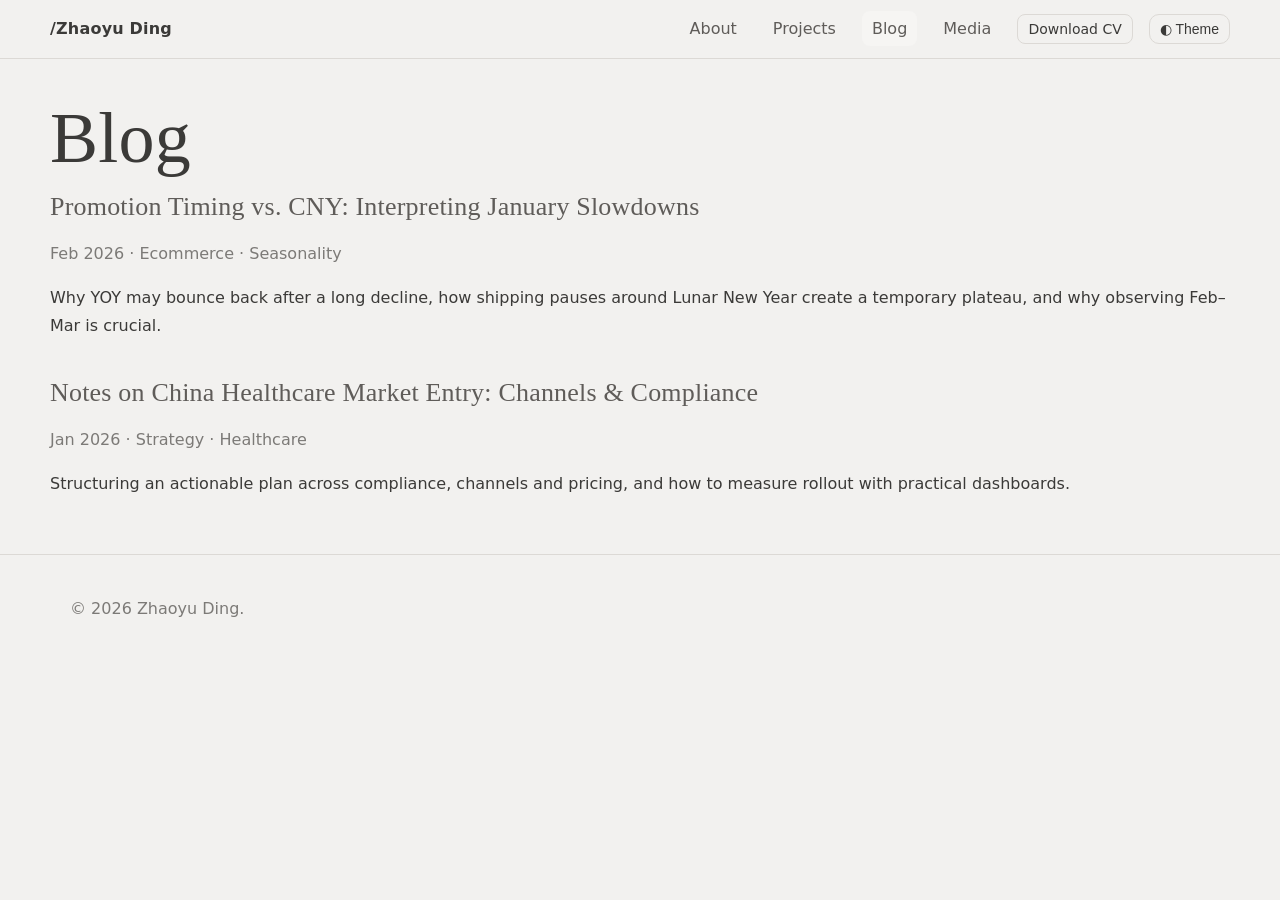
<file: blog.html>
<!doctype html>
<html lang="en">
<head>
  <meta charset="utf-8" />
  <meta name="viewport" content="width=device-width, initial-scale=1" />
  <title>Blog | Zhaoyu Ding</title>
  <link rel="icon" href="assets/favicon.svg" type="image/svg+xml" />
  <link rel="stylesheet" href="style.css">
</head>
<body>
  <header class="site-header">
    <nav class="nav container">
      <a class="logo" href="index.html">/Zhaoyu Ding</a>
      <button class="menu-toggle" aria-label="open menu" aria-expanded="false">☰</button>
      <ul class="nav-links">
        <li><a href="index.html#about">About</a></li>
        <li><a href="index.html#projects">Projects</a></li>
        <li><a class="active" href="blog.html">Blog</a></li>
        <li><a href="media.html">Media</a></li>
        <li><a class="btn small" href="assets/cv.pdf" download>Download CV</a></li>
        <li><button id="theme-toggle" class="btn ghost small">◐ Theme</button></li>
      </ul>
    </nav>
  </header>
  <main>
    <section class="section container">
      <h1>Blog</h1>
      <div class="stack">
        <article class="post-excerpt">
          <h3><a href="posts/w11-cny-seasonality.html">Promotion Timing vs. CNY: Interpreting January Slowdowns</a></h3>
          <p class="muted">Feb 2026 · Ecommerce · Seasonality</p>
          <p>Why YOY may bounce back after a long decline, how shipping pauses around Lunar New Year create a temporary plateau, and why observing Feb–Mar is crucial.</p>
        </article>
        <article class="post-excerpt">
          <h3><a href="posts/healthcare-market-entry.html">Notes on China Healthcare Market Entry: Channels & Compliance</a></h3>
          <p class="muted">Jan 2026 · Strategy · Healthcare</p>
          <p>Structuring an actionable plan across compliance, channels and pricing, and how to measure rollout with practical dashboards.</p>
        </article>
      </div>
    </section>
  </main>
  <footer class="site-footer"><div class="container"><p>© <span id="year"></span> Zhaoyu Ding.</p></div></footer>
  <script src="main.js"></script>
</body>
</html>
</file>
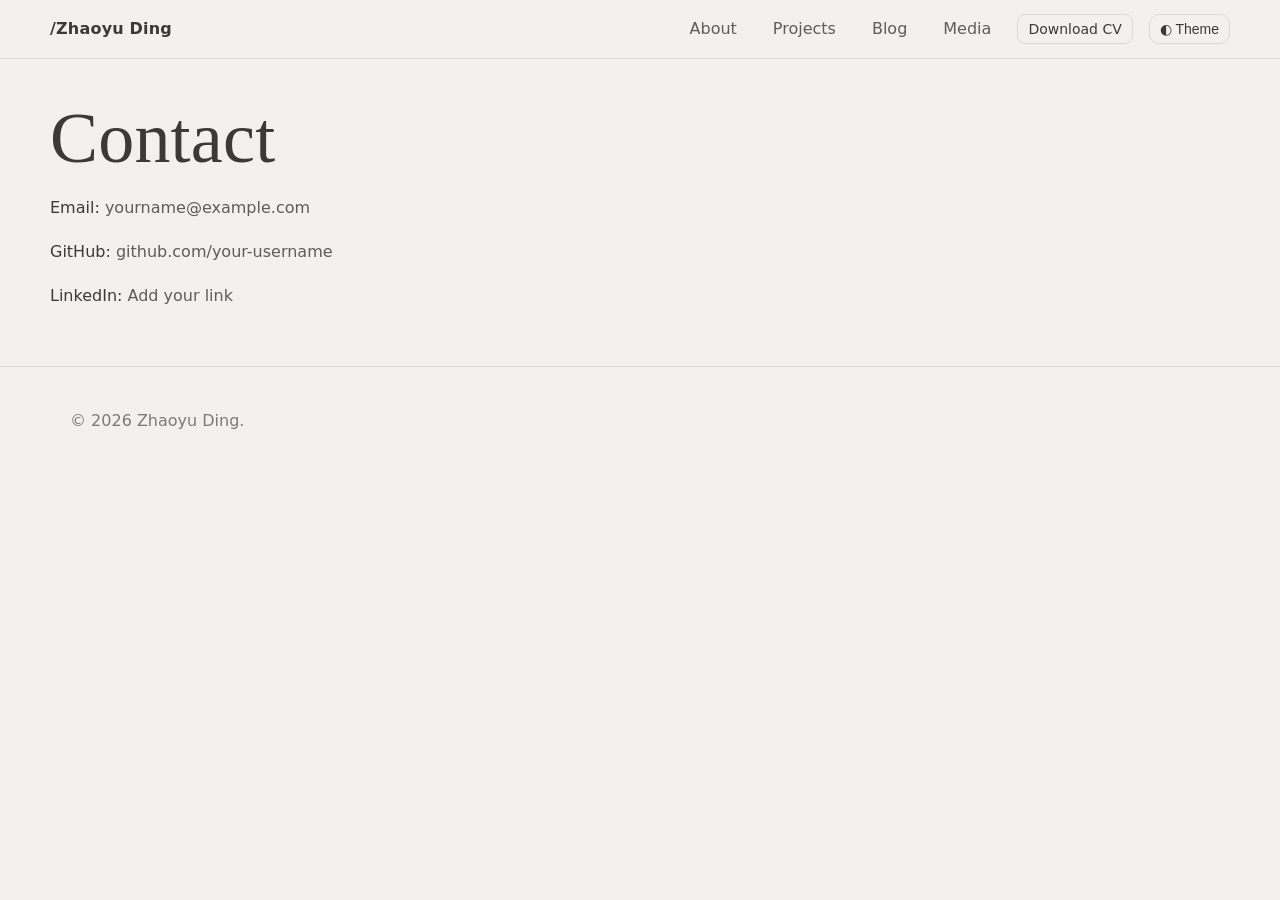
<file: contact.html>
<!doctype html>
<html lang="en">
<head>
  <meta charset="utf-8" />
  <meta name="viewport" content="width=device-width, initial-scale=1" />
  <title>Contact | Zhaoyu Ding</title>
  <link rel="icon" href="assets/favicon.svg" type="image/svg+xml" />
  <link rel="stylesheet" href="style.css">
</head>
<body>
  <header class="site-header">
    <nav class="nav container">
      <a class="logo" href="index.html">/Zhaoyu Ding</a>
      <button class="menu-toggle" aria-label="open menu" aria-expanded="false">☰</button>
      <ul class="nav-links">
        <li><a href="index.html#about">About</a></li>
        <li><a href="index.html#projects">Projects</a></li>
        <li><a href="blog.html">Blog</a></li>
        <li><a href="media.html">Media</a></li>
        <li><a class="btn small" href="assets/cv.pdf" download>Download CV</a></li>
        <li><button id="theme-toggle" class="btn ghost small">◐ Theme</button></li>
      </ul>
    </nav>
  </header>
  <main>
    <section class="section container">
      <h1>Contact</h1>
      <p>Email: <a href="mailto:yourname@example.com">yourname@example.com</a></p>
      <p>GitHub: <a href="https://github.com/your-username" target="_blank" rel="noopener">github.com/your-username</a></p>
      <p>LinkedIn: <a href="#">Add your link</a></p>
    </section>
  </main>
  <footer class="site-footer"><div class="container"><p>© <span id="year"></span> Zhaoyu Ding.</p></div></footer>
  <script src="main.js"></script>
</body>
</html>
</file>
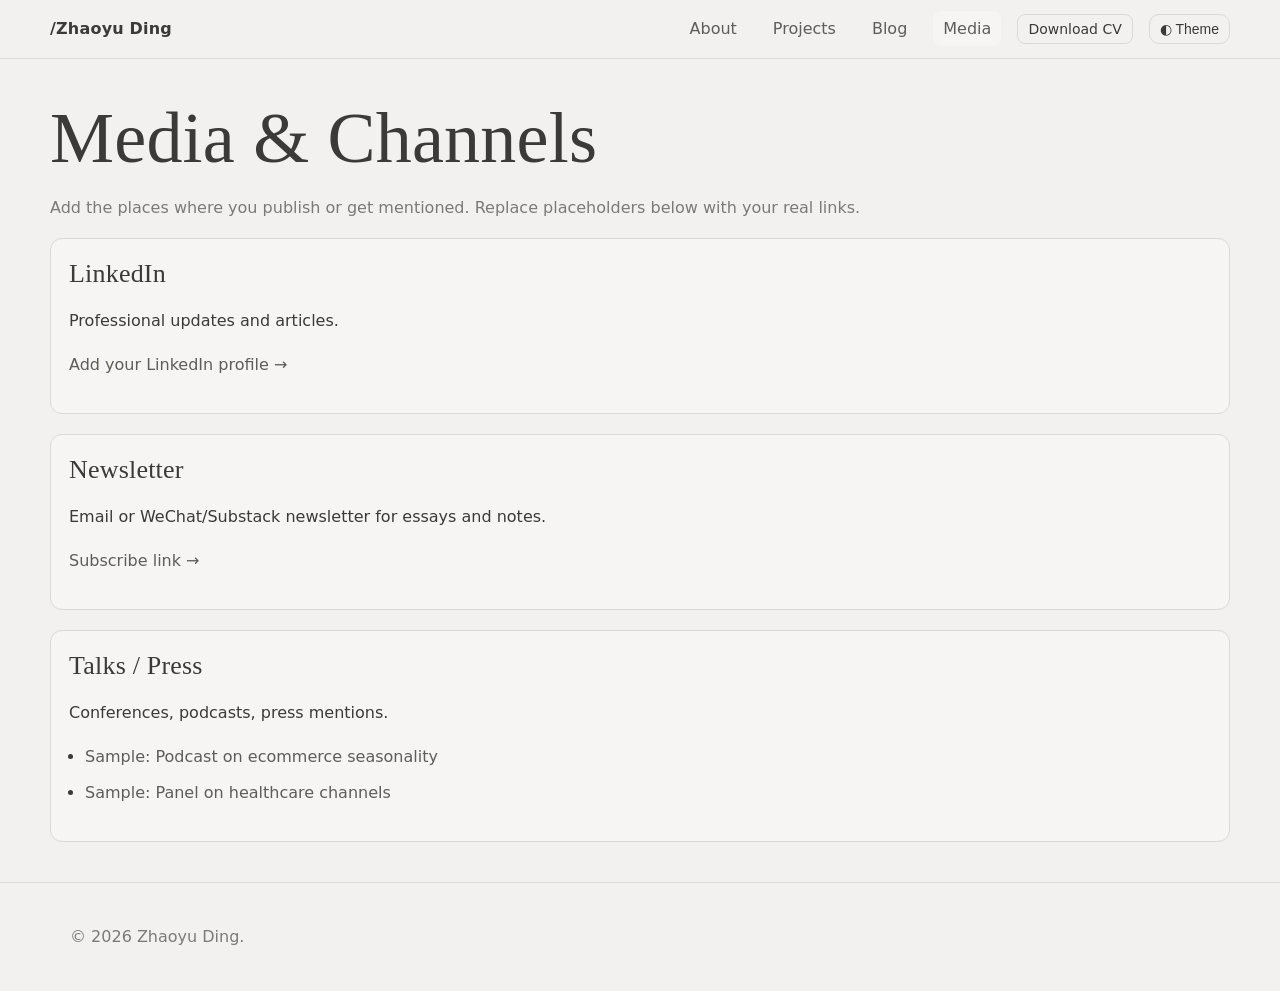
<file: media.html>
<!doctype html>
<html lang="en">
<head>
  <meta charset="utf-8" />
  <meta name="viewport" content="width=device-width, initial-scale=1" />
  <title>Media & Channels | Zhaoyu Ding</title>
  <link rel="icon" href="assets/favicon.svg" type="image/svg+xml" />
  <link rel="stylesheet" href="style.css">
</head>
<body>
  <header class="site-header">
    <nav class="nav container">
      <a class="logo" href="index.html">/Zhaoyu Ding</a>
      <button class="menu-toggle" aria-label="open menu" aria-expanded="false">☰</button>
      <ul class="nav-links">
        <li><a href="index.html#about">About</a></li>
        <li><a href="index.html#projects">Projects</a></li>
        <li><a href="blog.html">Blog</a></li>
        <li><a class="active" href="media.html">Media</a></li>
        <li><a class="btn small" href="assets/cv.pdf" download>Download CV</a></li>
        <li><button id="theme-toggle" class="btn ghost small">◐ Theme</button></li>
      </ul>
    </nav>
  </header>
  <main>
    <section class="section container">
      <h1>Media & Channels</h1>
      <p class="muted">Add the places where you publish or get mentioned. Replace placeholders below with your real links.</p>
      <div class="stack">
        <article class="card">
          <h3>LinkedIn</h3>
          <p>Professional updates and articles.</p>
          <p><a href="#" target="_blank" rel="noopener">Add your LinkedIn profile →</a></p>
        </article>
        <article class="card">
          <h3>Newsletter</h3>
          <p>Email or WeChat/Substack newsletter for essays and notes.</p>
          <p><a href="#" target="_blank" rel="noopener">Subscribe link →</a></p>
        </article>
        <article class="card">
          <h3>Talks / Press</h3>
          <p>Conferences, podcasts, press mentions.</p>
          <ul class="list">
            <li><a href="#">Sample: Podcast on ecommerce seasonality</a></li>
            <li><a href="#">Sample: Panel on healthcare channels</a></li>
          </ul>
        </article>
      </div>
    </section>
  </main>
  <footer class="site-footer"><div class="container"><p>© <span id="year"></span> Zhaoyu Ding.</p></div></footer>
  <script src="main.js"></script>
</body>
</html>
</file>
<file: style.css>
body {
  font-family: Inter, ui-sans-serif, system-ui, -apple-system, "Segoe UI", Roboto, Arial;
  background: var(--bg);
  color: var(--text);
  line-height: 1.75;
}

h1, h2, h3 {
  font-family: "Playfair Display", Georgia, serif;
  letter-spacing: 0.3px;
  font-weight: 500;
  margin: 0 0 12px;
}

.section {
  padding: 80px 0;       /* 更艺术化的留白 */
}

.container {
  max-width: var(--container-max);
  margin: 0 auto;
  padding: 0 24px;
}body {
  font-family: Inter, ui-sans-serif, system-ui, -apple-system, "Segoe UI", Roboto, Arial;
  background: var(--bg);
  color: var(--text);
  line-height: 1.75;
  margin: 0;
  -webkit-font-smoothing: antialiased;
  text-rendering: optimizeLegibility;
}

h1, h2, h3 {
  font-family: "Playfair Display", Georgia, "Times New Roman", serif;
  letter-spacing: 0.2px;
  margin: 0 0 12px;
}

h1 { font-size: var(--h1-size); line-height: 1.1; }
h2 { font-size: var(--h2-size); line-height: 1.2; }
h3 { font-size: var(--h3-size); line-height: 1.3; }
/* Minimalist theme: lots of white space, clean typography, subtle accents */
:root {
  /* Cool Leather Gray Theme (Light) */
  --bg: #f2f1ef;            /* 冷淡灰米白：背景 */
  --text: #3b3a38;          /* 冷皮革深灰：正文文字 */
  --muted: #7c7a77;         /* 冷褐灰：次要提示文字 */
  --primary: #5f5c59;       /* 冷皮革棕灰：强调色 */
  --card: #f6f5f3;          /* 浅灰米白卡片背景 */
  --border: #dcd9d5;        /* 冷淡浅灰边框 */

  /* Layout / Typography */
  --container-max: 1180px;
  --h1-size: clamp(42px, 8vw, 72px);
  --h2-size: clamp(28px, 5vw, 42px);
  --h3-size: clamp(20px, 3vw, 26px);
}
[data-theme="dark"] {
  /* Cool Leather Gray Theme (Dark) */
  --bg: #2d2c2a;            /* 深皮革灰黑背景 */
  --text: #e8e6e3;          
  --muted: #b8b5b2;         
  --primary: #c0bab4;       
  --card: #35322f;          
  --border: #4a4641;       
}
* { box-sizing: border-box; }
html, body { height: 100%; }
body {
  margin: 0;
  font-family: ui-sans-serif, system-ui, -apple-system, "Segoe UI", Roboto, "Helvetica Neue", Arial;
  background: var(--bg); color: var(--text); line-height: 1.75;
  -webkit-font-smoothing: antialiased; text-rendering: optimizeLegibility;
}
.container {
  max-width: var(--container-max); /* 1120px */
  margin: 0 auto;
  padding: 0 20px;
}
a { color: var(--primary); text-decoration: none; }
.muted { color: var(--muted); }
.small { font-size: 14px; }
.link { display: inline-block; margin-top: 6px; }

.site-header { position: sticky; top: 0; background: var(--bg); border-bottom: 1px solid var(--border); z-index: 10; backdrop-filter: blur(6px); }
.nav { display: flex; align-items: center; justify-content: space-between; padding: 14px 0; }
.logo { font-weight: 700; color: var(--text); letter-spacing: 0.2px; }
.menu-toggle { display: none; font-size: 20px; background: none; border: 1px solid var(--border); padding: 6px 10px; border-radius: 8px; color: var(--text); }
.nav-links { display: flex; gap: 16px; list-style: none; margin: 0; padding: 0; align-items: center; }
.nav-links a { padding: 8px 10px; border-radius: 8px; }
.nav-links a.active, .nav-links a:hover { background: var(--card); }

.btn { padding: 10px 14px; border-radius: 10px; border: 1px solid var(--border); color: var(--text); background: transparent; cursor: pointer; }
.btn.primary { background: var(--text); border-color: var(--text); color: var(--bg); }
.btn.ghost { background: transparent; }
.btn.small { padding: 6px 10px; font-size: 14px; }
.btn:hover { filter: brightness(0.98); }

.hero { text-align: center; padding: 56px 0 24px; }
.avatar { width: 100px; height: 100px; border-radius: 50%; border: 2px solid var(--border); }
.subtitle { color: var(--muted); margin-top: 6px; }
.highlight { border-bottom: 3px solid var(--border); padding-bottom: 2px; }
.cta { margin-top: 16px; display: flex; gap: 12px; justify-content: center; flex-wrap: wrap; }

.section { padding: 40px 0; }
.section h2 { margin: 0 0 12px; font-size: 24px; }
.tags { display: flex; gap: 8px; list-style: none; padding: 0; flex-wrap: wrap; }
.tags li { padding: 6px 10px; background: var(--card); border: 1px solid var(--border); border-radius: 999px; color: var(--muted); }

.grid { display: grid; grid-template-columns: repeat(3, 1fr); gap: 16px; }
.card { background: var(--card); border: 1px solid var(--border); border-radius: 12px; padding: 18px; transition: transform .15s ease, box-shadow .15s ease; }
.card:hover { transform: translateY(-2px); box-shadow: 0 8px 24px rgba(0,0,0,.05); }
.tech { color: var(--muted); font-size: 14px; }

.split { display: grid; grid-template-columns: 1fr 1fr; gap: 24px; }
.list { padding-left: 16px; }
.list li { margin: 8px 0; }

.stack { display: grid; gap: 20px; }
.post-excerpt h3 { margin: 0 0 4px; }

.site-footer { border-top: 1px solid var(--border); padding: 24px 0; color: var(--muted); }

@media (max-width: 1199px) { .grid { grid-template-columns: repeat(2, 1fr); } }
@media (max-width: 767px) {
  .menu-toggle { display: inline-block; }
  .nav-links { display: none; position: absolute; top: 60px; right: 16px; background: var(--bg); border: 1px solid var(--border); border-radius: 12px; padding: 12px; flex-direction: column; width: min(260px, 80vw); }
  .nav-links.open { display: flex; }
  .grid { grid-template-columns: 1fr; }
  .split { grid-template-columns: 1fr; }
}
/* ===== Hero Split Section ===== */
.hero-split {
  display: grid;
  grid-template-columns: 1fr 1fr;
  gap: 60px;
  align-items: center;
  padding: 100px 0;
  margin: 40px 0;
}

.hero-split-content h2 {
  font-size: 3rem;
  font-family: 'Playfair Display', serif;
  font-weight: 700;
  margin-bottom: 20px;
  line-height: 1.2;
}

.hero-split-content p {
  font-size: 1.1rem;
  line-height: 1.6;
  color: #555;
  margin-bottom: 30px;
}

.hero-split-image img {
  width: 100%;
  height: auto;
  border-radius: 12px;
  box-shadow: 0 10px 40px rgba(0, 0, 0, 0.12);
  display: block;
}

/* 响应式设计 */
@media (max-width: 768px) {
  .hero-split {
    grid-template-columns: 1fr;
    gap: 30px;
    padding: 60px 0;
  }

  .hero-split-content h2 {
    font-size: 2rem;
  }

  .hero-split-content p {
    font-size: 1rem;
  }
}
/* 图片上方的文字遮罩层 - 唯一正确版本 */
.banner-overlay {
  position: absolute;
  top: 0;
  left: 0;
  right: 0;
  bottom: 0;
  background: rgba(0, 0, 0, 0.35);  /* 半透明深色，白字清晰可见 */
  display: flex;
  align-items: center;
  justify-content: center;
  z-index: 2;                       /* 确保在图片上方 */
  pointer-events: none;            /* 点击穿透，不遮挡下方按钮 */
}

.banner-text {
  text-align: center;
  color: white;
  position: relative;
  z-index: 3;
  max-width: 800px;
  padding: 0 20px;
}

.banner-text h2 {
  font-size: 3rem;
  font-family: 'Playfair Display', serif;
  font-weight: 700;
  margin: 0 0 10px 0;
  text-shadow: 0 2px 8px rgba(0, 0, 0, 0.4);
  color: white;
  letter-spacing: 0.5px;
}

.banner-text p {
  font-size: 1.2rem;
  margin: 0;
  font-weight: 300;
  text-shadow: 0 1px 4px rgba(0, 0, 0, 0.4);
  color: white;
  opacity: 0.95;
}

/* 响应式 */
@media (max-width: 768px) {
  .hero-banner {
    height: 300px;
    margin-bottom: 40px;
  }

  .banner-text h2 {
    font-size: 1.8rem;
  }

  .banner-text p {
    font-size: 1rem;
  }
}
</file>
